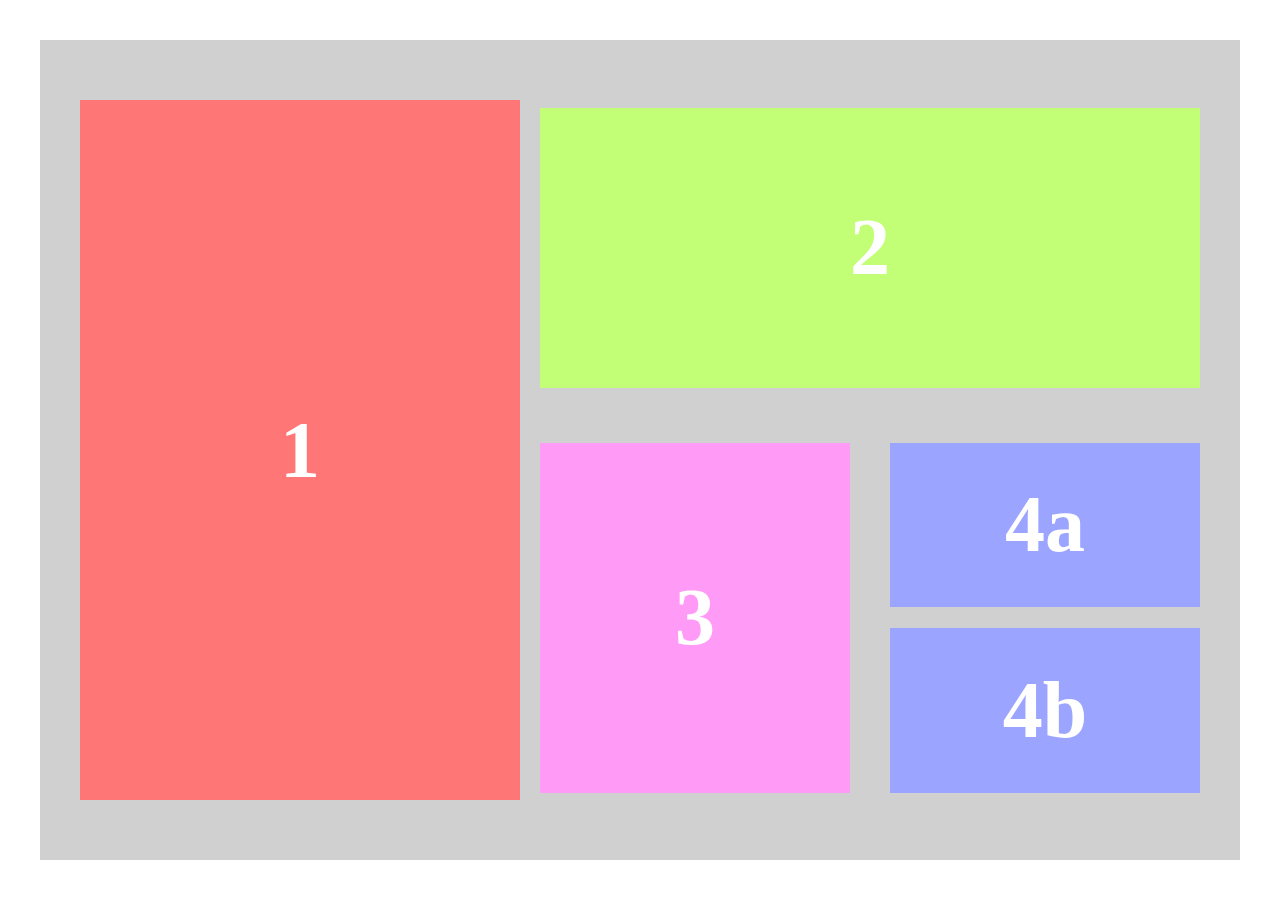
<file: hw_01.09.22/index.html>
<!-- Шаблон https://i.stack.imgur.com/tQCp5.png -->
<!DOCTYPE html>
<html lang="en">
<head>
    <meta charset="UTF-8">
    <meta http-equiv="X-UA-Compatible" content="IE=edge">
    <meta name="viewport" content="width=device-width, initial-scale=1.0">
    <title>Flex/media</title>
    <style>
        :root {
            --page-back-color: rgb(208,208,208);
            --text-color: white;
            --block-r-back-color: rgb(255,118,118);
            --block-l-header-back-color: rgb(194,254,118);
            --block-l-cont-back-color: rgb(255,155,247);
            --block-left-item-back-color:rgb(155,164,255);
        }
        *{
            margin: 0;
            box-sizing: border-box;
        }

        body {
            display: flex;
            justify-content: center;
            align-items: center;
            height: 100vh;
            background: rgb(255,255,255);
            padding: 40px;
        }
        .page {
            display: flex;
            justify-content: space-around;
            background:var(--page-back-color);
            width: 100%;
            height: 100%;
            padding: 60px 40px;
            gap: 20px;
            font-size: 5rem;
            font-weight: 700;
            color: var(--text-color);
            text-align: center;
        }
        .block-right {
            background: var(--block-r-back-color);
            height: 100%;
            width: 40%;
        }
        .block-left {
            display: flex;
            flex-direction: column;
            justify-content: space-around;
            height: 100%;
            width: 60%;
            gap: 40px;
        }
        .block-left__header{
            background: var(--block-l-header-back-color);
            height: 40%;
        } 
        .block-left__wrap{
            display: flex;
            justify-content: space-between;
            height: 50%;
            gap: 40px;
        }
        .block-left__content {
            width:60%;

        }
        .block-left__content--pink{
            background:var(--block-l-cont-back-color);
            height: 100%; 
        }
        .block-left__content--blue{
            display: flex;
            flex-direction: column;
            justify-content: space-between;
        }
        .block-left__item {
            height:50%;
            background:var(--block-left-item-back-color);
            height: 47%;
        }

        .is-centered {
            display: flex;
            justify-content: center;
            align-items:center;
        }

        @media (max-width: 768px) {

            body {
                padding: 0;
            }
            .page{
                flex-direction: column;
                height: 100%;
                padding: 30px 20px;
                font-size: 4rem;
            }
            .block-right {
                width: 100%;
                height: 60%;
            }
            .block-left {
                width: 100%;
                gap: 20px;
            }
            .block-left__wrap { 
                height: 100%;
                gap: 15px;
            }
        }

    </style>

</head>
<body>
    
    <main class="page">
        <section class="block-right is-centered ">
            <p>1</p>
        </section>
        <section class="block-left">
            <header class="block-left__header is-centered ">
                <p>2</p>
            </header>
            <section class="block-left__wrap">
                <div class="block-left__content block-left__content--pink is-centered ">
                    <p>3</p>
                </div>
                <div class="block-left__content block-left__content--blue">
                    <div class="block-left__item is-centered">
                        <p>4a</p>
                    </div>
                    <div class="block-left__item is-centered">
                        <p>4b</p>
                    </div>
                </div>
            </section>

        </section>
    </main>

</body>
</html>
</file>
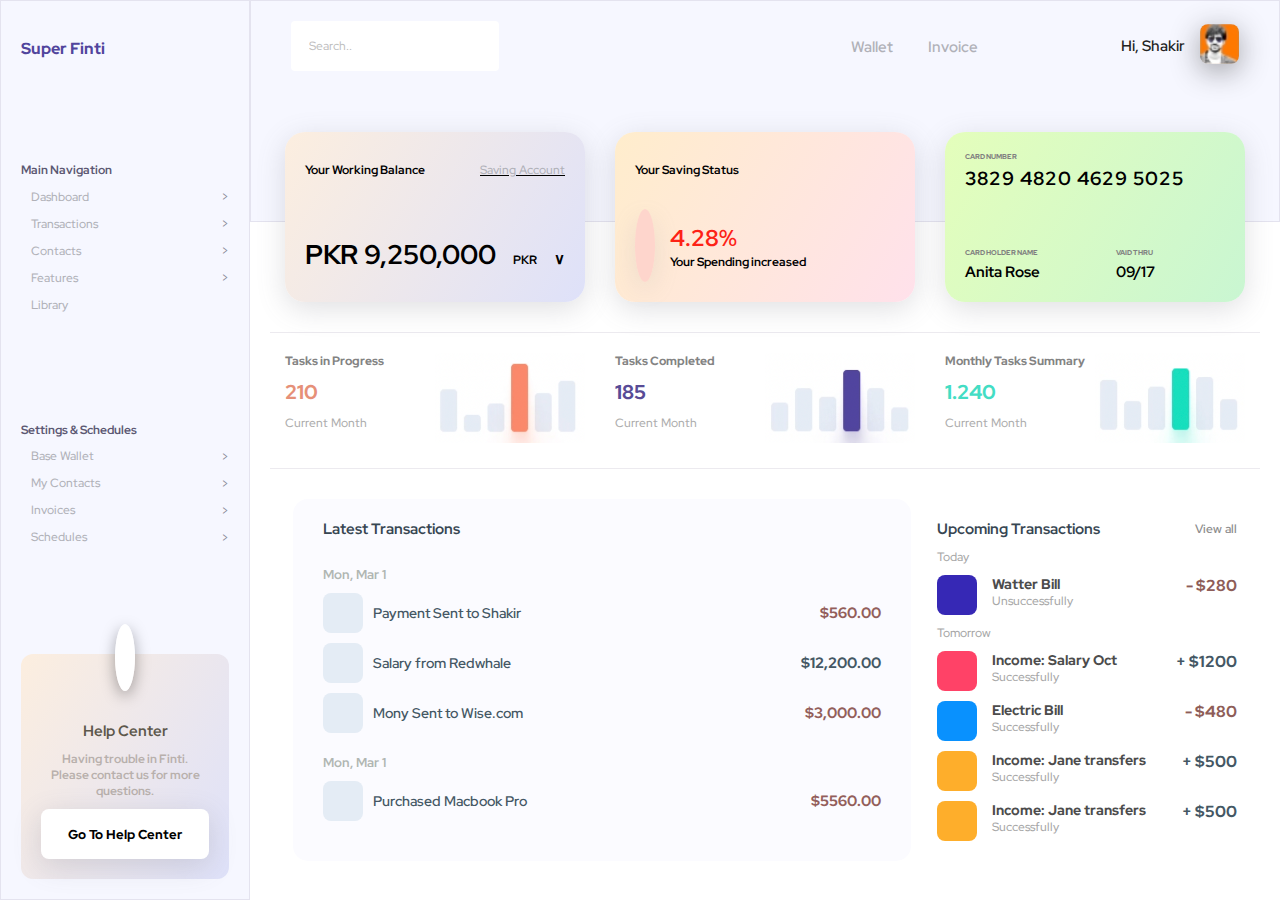
<file: hw_06.09.22/index.html>
<!DOCTYPE html>
<html lang="en">
<head>
    <meta charset="UTF-8">
    <meta http-equiv="X-UA-Compatible" content="IE=edge">
    <meta name="viewport" content="width=device-width, initial-scale=1.0">
    <title>Super Finti</title>
    <link rel="stylesheet" href="style.css">
    <link rel="stylesheet" href="https://maxst.icons8.com/vue-static/landings/line-awesome/line-awesome/1.3.0/css/line-awesome.min.css">


</head>
<body>

    <div class="wrapper">
        <aside class="sidebar">
            <div class="logo">
                <i class="lab la-artstation"></i>
                Super Finti
            </div>
            <nav class="menu">
                <h5 class="menu__title">Main Navigation</h5>
                <ul class="menu__list">
                    <li class="menu__item">
                        <a class="menu__lincs" href="#">
                            <span class="menu__icon mr-10"><i class="las la-th-large"></i></span>
                            <span class="menu__text">Dashboard</span>    
                        </a>
                        <a class="is-gray" href="#">
                            >
                        </a>
                    </li>

                    <li class="menu__item">
                        <a class="menu__lincs" href="#">
                            <span class="menu__icon mr-10"><i class="las la-briefcase"></i></span>
                            <span class="menu__text">Transactions</span>
                        </a>
                        <a class="is-gray" href="#">
                            >
                        </a>
                    </li>
                    <li class="menu__item">
                        <a class="menu__lincs" href="#"> 
                            <span class="menu__icon mr-10"><i class="las la-share-alt-square"></i></span> 
                            <span class="menu__text">Contacts</span>
                        </a>
                        <a class="is-gray" href="#">
                            >
                        </a>
                    </li>
                    <li class="menu__item">
                        <a class="menu__lincs" href="#"> 
                            <span class="menu__icon mr-10"><i class="las la-toggle-on"></i></span>
                            <span class="menu__text">Features</span>
                        </a>
                        <a class="is-gray" href="#">
                            >
                        </a>
                    </li>
                    <li class="menu__item">
                        <a class="menu__lincs" href="#">
                            <span class="menu__icon mr-10"><i class="las la-book"></i></span>
                            <span class="menu__text">Library</span>
                        </a>
                    </li>
                </ul>
            </nav>
            <nav class="menu">
                <h5 class="menu__title">Settings & Schedules</h5>
                <ul class="menu__list">
                    <li class="menu__item">
                        <a class="menu__lincs" href="#">
                            <span class="menu__icon mr-10"><i class="las la-cube"></i></span> 
                            <span class="menu__text">Base Wallet</span>
                        </a>
                        <a class="is-gray" href="#">
                            >
                        </a>
                    </li>
                    <li class="menu__item">
                        <a class="menu__lincs" href="#">
                            <span class="menu__icon mr-10"><i class="las la-folder-open"></i></span>
                            <span class="menu__text">My Contacts</span>
                        </a>
                        <a class="is-gray" href="#">
                            >
                        </a>
                    </li>
                    <li class="menu__item">
                        <a class="menu__lincs" href="#"> 
                            <span class="menu__icon mr-10"><i class="las la-golf-ball"></i></span>
                            <span class="menu__text">Invoices</span> 
                        </a>
                        <a class="is-gray" href="#">
                            >
                        </a>
                    </li>
                    <li class="menu__item">
                        <a class="menu__lincs" href="#"> 
                            <span class="menu__icon mr-10"><i class="las la-project-diagram"></i></span>
                            <span class="menu__text"> Schedules</span>  
                        </a>
                        <a class="is-gray" href="#">
                            >
                        </a>
                    </li>
                </ul>
            </nav>
            <div class="board">
                <span class="board__icon"><i class="las la-question-circle"></i></span>
                <h3 class="board__title">Help Center</h3>
                <p class="board__text">Having trouble in Finti. <br/> Please contact us for more questions.</p>
                <button class="board__button"> Go To Help Center</button>
            </div>
        </aside>
        <!-----------------------------------------------------------------  -->
        <main class="page">

            <header class="header">

                    <div class="search">
                        <span class="search__icon"><i class="las la-search"></i></span>
                        <input class="search__input" type="text" placeholder="Search..">
                    </div>


                    <div class="icons">
                        <button class="icons__item">
                            <i class="las la-file"></i>
                        </button>
                        <button class="icons__item">
                            <i class="las la-inbox"></i>
                        </button>
                        <button class="icons__item">
                            <i class="las la-ellipsis-v"></i>
                        </button>
                    </div>

                    <div class="links">
                        <span class="link"><a href="">Wallet</a></span>
                        <span class="link"><a href="">Invoice</a></span>
                    </div>

                    <div class="user-block">
                        <h4 class="subtitle mr-15 ">Hi, Shakir</h4> 
                        <span class="avatar"><img src="image/Screenshot 2022-09-07 at 23.03.52.png" alt=""></span>
                    </div>

            </header>
                <!-- ---------------------------------------------------------- -->
            <div class="cards">
                <section class="card card--blue">

                        <div class="card__top">
                            <div class="card__title">
                                <h5>Your Working Balance</h5>
                            </div>
                            <div class="card__link">
                                <a href="">Saving Account</a>
                            </div>
                        </div>
                        <div class="card__bottom">
                        <div class="card__count">
                                <h2>PKR 9,250,000</h2>
                        </div> 
                            <div class="card__item">
                                <h5>PKR </h5>
                            </div>
                            <span class="card__item">
                                &or;
                            </span>
                        </div>
                                    
                </section>
                <section class="card card--pink">

                        <div class="card__top">
                            <div class="card__title">
                                <h5>Your Saving Status</h5> 
                            </div>
                            <div class="card__link">
                                <a href="">
                                    <i class="las la-question-circle"></i>
                                </a>
                            </div>
                        </div>
                        <div class="card__bottom card__bottom--1">
                            <div class="card__icon mr-15" > 
                            <i class="las la-cube"></i>
                            </div>
                            <div class="">
                                <div class="card__item card__item--medium">
                                    <h3>4.28% </h3>
                                </div>
                                <div class="card__item">
                                    <h5>Your Spending increased</h5>
                                </div>
                            </div>
                        </div>
                                    
                </section>
                <section class="card card--green">

                        <div class="card__top card__top--mod">
                            <div class="card__system">
                                <i class="lab la-cc-mastercard"></i> 
                            </div>
                            <div class="card__text">
                                <p>card number  </p>
                            </div>
                            <div class="card__number">
                                <h5> 3829 4820 4629 5025</h5>
                            </div>
                        </div>
                        <div class="card__bottom mr-70">
                            <div class="" > 
                                <div class="card__text">
                                    <p>card holder name </p>
                                </div>
                                <div class="card__name">
                                    <h5>Anita Rose</h5>
                                </div>
                            </div>
                            <div class="">
                                <div class="card__text">
                                    <p>vaid thru</p>
                                </div>
                                <div class="card__date">
                                    <h5>09/17</h5>
                                </div>
                            </div>
                        </div>
                                    
                </section>
            </div>
         <!-- ----------------------------------------------------------------- -->
            <section class="statistics">
                <div class="statistics__item">
                    <div class="statistics__inform">
                        <p class="statistics__text statistics__text--bold">Tasks in Progress</p>
                        <p class="statistics__number">210</p>
                        <p class="statistics__text">Current Month</p>
                    </div>
                    <div class="statistics__chart">
                        <img src="./image/chart1.png" alt="chart">
                    </div>
                </div>
                <div class="statistics__item">
                    <div class="statistics__inform">
                        <p class="statistics__text statistics__text--bold">Tasks Completed</p>
                        <p class="statistics__number statistics__number--purple">185</p>
                        <p class="statistics__text">Current Month</p>
                    </div>
                    <div class="statistics__chart">
                        <img src="./image/chart2.png" alt="chart">
                    </div>
                </div>
                <div class="statistics__item">
                    <div class="statistics__inform">
                        <p class="statistics__text statistics__text--bold">Monthly Tasks Summary</p>
                        <p class="statistics__number statistics__number--green">1.240</p>
                        <p class="statistics__text">Current Month</p>
                    </div>
                    <div class="statistics__chart">
                        <img src="./image/chart3.png" alt="chart">
                    </div>
                </div>
            </section>
            <!-- ---------------------------------------------------------------- -->
            <div class="wrapper pt-30">
                <section class="last-transact">
                    <div class="last-transact__header">
                        <h4 class="last-transact__title">Latest Transactions</h4>
                        <p class="last-transact__icons">
                            <span class="last-transact__icons--transform mr-10">
                                <i class="las la-search"></i>
                            </span>
                            <span class="">
                                <i class="las la-sliders-h"></i>
                            </span>
                        </p>
                    </div>
                    <div class="last-transact__subtitle">
                        <h5>Mon, Mar 1</h5>
                    </div>
                    <div class="last-transact__item">
                        <div class="last-transact__descr">
                            <p class="last-transact__icon mr-10">
                                <i class="las la-arrow-circle-right"></i>
                            </p>
                            <p class="last-transact__text">Payment Sent to Shakir</p>
                        </div>
                        <div class="last-transact__mony">
                            <P>$560.00</P>
                        </div>
                    </div>
                    <div class="last-transact__item">
                        <div class="last-transact__descr">
                            <p class="last-transact__icon mr-10">
                                <i class="las la-arrow-circle-left"></i>
                            </p>
                            <p class="last-transact__text">Salary from Redwhale</p>
                        </div>
                        <div class="last-transact__mony last-transact__mony--gray">
                            <P>$12,200.00</P>
                        </div>
                    </div>
                    <div class="last-transact__item">
                        <div class="last-transact__descr">
                            <p class="last-transact__icon mr-10 transform">
                                <i class="las la-location-arrow"></i>
                            </p>
                            <p class="last-transact__text">Mony Sent to Wise.com</p>
                        </div>
                        <div class="last-transact__mony">
                            <P>$3,000.00</P>
                        </div>
                    </div>
                    <div class="last-transact__subtitle">
                        <h5>Mon, Mar 1</h5>
                    </div>
                    <div class="last-transact__item">
                        <div class="last-transact__descr">
                            <p class="last-transact__icon mr-10">
                                <i class="las la-arrow-circle-right"></i>
                            </p>
                            <p class="last-transact__text">Purchased Macbook Pro</p>
                        </div>
                        <div class="last-transact__mony">
                            <P>$5560.00</P>
                        </div>
                    </div>

                </section>
                <!-- ------------------------------------------------------------------- -->
                <section class="coming-transact">
                     <div class="coming-transact__header">
                         <h4 class="coming-transact__title">Upcoming Transactions</h4>
                         <p class="coming-transact__view"> View all</p>
                    </div>

                    <div class="coming-transact__date">
                        <p>Today</p>
                    </div>

                    <div class="coming-transact__item">
                        <div class="coming-transact__descr">
                            <div class="coming-transact__icon mr-15">
                                <i class="las la-tint"></i>
                            </div>
                            <div class="coming-transact__info">
                                <p class="coming-transact__name"> Watter Bill</p>
                                <p class="coming-transact__data"> Unsuccessfully</p>
                            </div>
                        </div>
                        <div class="coming-transact__mony">
                            <p>- $280</p>
                        </div>
                    </div>
                    <div class="coming-transact__date">
                        <p>Tomorrow</p>
                    </div>
                    <div class="coming-transact__item">
                        <div class="coming-transact__descr">
                            <div class="coming-transact__icon coming-transact__icon--pink mr-15">
                                <i class="las la-file-invoice-dollar"></i>
                            </div>
                            <div class="coming-transact__info">
                                <p class="coming-transact__name"> Income: Salary Oct</p>
                                <p class="coming-transact__data"> Successfully</p>
                            </div>
                        </div>
                        <div class="coming-transact__mony coming-transact__mony--gray">
                            <p>+ $1200</p>
                        </div>
                    </div>
                    <div class="coming-transact__item">
                        <div class="coming-transact__descr">
                            <div class="coming-transact__icon coming-transact__icon--blue mr-15">
                                <i class="las la-plug"></i>
                            </div>
                            <div class="coming-transact__info">
                                <p class="coming-transact__name"> Electric Bill</p>
                                <p class="coming-transact__data"> Successfully</p>
                            </div>
                        </div>
                        <div class="coming-transact__mony">
                            <p>- $480</p>
                        </div>
                    </div>
                    <div class="coming-transact__item">
                        <div class="coming-transact__descr">
                            <div class="coming-transact__icon coming-transact__icon--orange mr-15">
                                <i class="las la-file-invoice"></i>
                            </div>
                            <div class="coming-transact__info">
                                <p class="coming-transact__name"> Income: Jane transfers</p>
                                <p class="coming-transact__data"> Successfully</p>
                            </div>
                        </div>
                        <div class="coming-transact__mony coming-transact__mony--gray">
                            <p>+ $500</p>
                        </div>
                    </div>
                    <div class="coming-transact__item">
                        <div class="coming-transact__descr">
                            <div class="coming-transact__icon coming-transact__icon--orange mr-15">
                                <i class="las la-file-invoice"></i>
                            </div>
                            <div class="coming-transact__info">
                                <p class="coming-transact__name"> Income: Jane transfers</p>
                                <p class="coming-transact__data"> Successfully</p>
                            </div>
                        </div>
                        <div class="coming-transact__mony coming-transact__mony--gray">
                            <p>+ $500</p>
                        </div>
                    </div>
                </section>
            </div>
        </main>

       
    
</body>
</html>
</file>
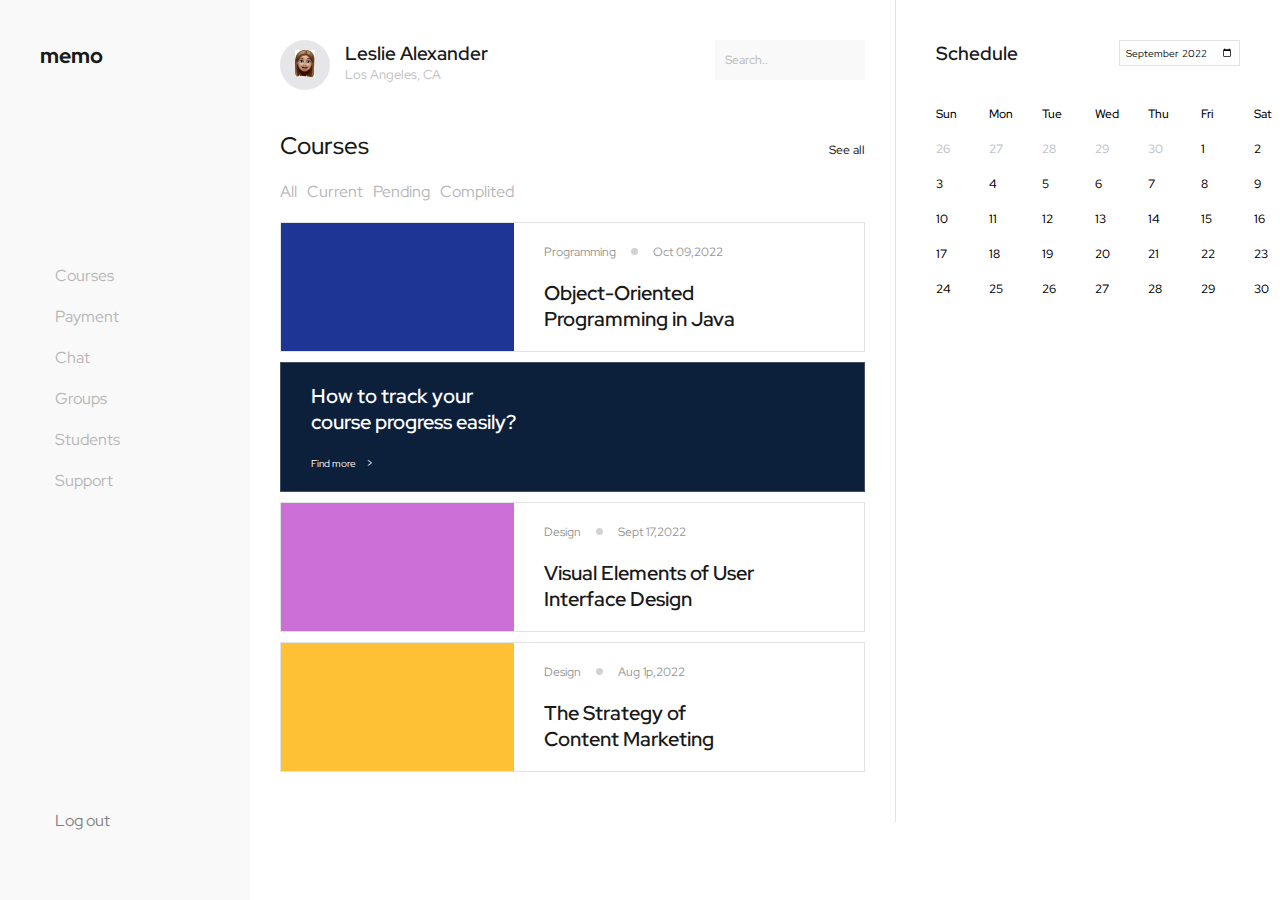
<file: hw_08.09.22/index.html>
<!DOCTYPE html>
<html lang="en">
<head>
    <meta charset="UTF-8">
    <meta http-equiv="X-UA-Compatible" content="IE=edge">
    <meta name="viewport" content="width=device-width, initial-scale=1.0">
    <title>MEMO</title>
    <link rel="stylesheet" href="style.css">
    <link rel="stylesheet" href="https://maxst.icons8.com/vue-static/landings/line-awesome/line-awesome/1.3.0/css/line-awesome.min.css">
</head>

<body>

    <div class="wrapper">
        <aside class="sidebar">
            <div class="logo">
                <span class="logo__icon"><i class="lab la-modx"></i></span>
                <span class="logo__name">memo</span> 
            </div>
            <nav class="menu">
                <ul class="menu__list">
                    <li class="menu__item">
                        <a class="menu__link" href="#">
                            <span class="menu__icon"><i class="las la-images"></i></span>
                            <span class="menu__text">Courses</span>
                        </a>
                    </li>
                    <li class="menu__item">
                        <a class="menu__link" href="#">
                            <span class="menu__icon"><i class="las la-credit-card"></i></span>
                            <span class="menu__text">Payment</span>
                        </a>
                    </li>
                    <li class="menu__item">
                        <a class="menu__link" href="#">
                            <span class="menu__icon"><i class="las la-comment-dots"></i></span>
                            <span class="menu__text">Chat</span>
                        </a>
                    </li>
                    <li class="menu__item">
                        <a class="menu__link" href="#">
                            <span class="menu__icon"><i class="las la-user"></i></span>
                            <span class="menu__text">Groups</span>
                        </a>
                    </li>
                    <li class="menu__item">
                        <a class="menu__link" href="#">
                            <span class="menu__icon"><i class="las la-graduation-cap"></i></span>
                            <span class="menu__text">Students</span>
                        </a>
                    </li>
                    <li class="menu__item">
                        <a class="menu__link" href="#">
                            <span class="menu__icon"><i class="las la-question-circle"></i></span>
                            <span class="menu__text">Support</span>
                        </a>
                    </li>
                </ul>
            </nav>
            <div class="logout">
                <a class="menu__link menu__link--dark" href="#">
                    <span class="menu__icon"><i class="las la-sign-out-alt"></i></span>
                    <span class="menu__text">Log out</span>
                </a>
            </div>
        </aside>

        <main class="page">
            <header class="header">
                <div class="user-block">
                    <span class="user-block__avatar mr-15"><img src="./image/emoji.jpeg" alt=""></span>
                    <div class="user-block__info">
                        <h2 class="user-block__name"> Leslie Alexander</h2>
                        <p class="user-block__plase"> Los Angeles, CA</p> 
                    </div>
                </div>
                <div class="search">
                    <input class="search__input" type="text" placeholder="Search.."></class=>
                    <span class="search__icon"><i class="las la-search"></i></span>
                </div>
            </header>
            <div class="section">
                <h2 class="section__title">Courses</h2>
                <p class="section__review">See all</p>
            </div>
            <nav class="nav">
                <ul class="list">
                    <li class="list__item">
                        <a class="list__link" href="#">All</a>
                    </li>
                    <li class="list__item">
                        <a class="list__link" href="#">Current</a>
                    </li>
                    <li class="list__item">
                        <a class="list__link" href="#">Pending</a>
                    </li>
                    <li class="list__item">
                        <a class="list__link" href="#">Complited</a>
                    </li>
                </ul>
            </nav>
            <section class="content">
                <figure class="content__picture">
                </figure>
                <div class="content__info">
                    <div class="content__subtitle">
                        <p>Programming</p>
                        <span></span>
                        <p>Oct 09,2022</p>
                    </div>
                    <h3 class="content__title">Object-Oriented <br/> Programming in Java</h3>
                </div>
            </section>
            <section class="content content--noFlex">
                <h4 class="content__title content__title--white">How to track your  <br/> course progress easily?</h4>  
                <div class="content__subtitle pt-20">
                    <p class="content__text">Find more</p> 
                    <a class="content__link" href="#">
                        >
                    </a>
                </div>
            </section>
            <section class="content">
                <figure class="content__picture content__picture--pink">
                </figure>
                <div class="content__info">
                    <div class="content__subtitle">
                        <p>Design</p>
                        <span></span>
                        <p>Sept 17,2022</p>
                    </div>
                    <h3 class="content__title">Visual Elements of User<br/> Interface Design</h3>
                </div>
            </section>
            <section class="content">
                <figure class="content__picture content__picture--yellow">
                </figure>
                <div class="content__info">
                    <div class="content__subtitle">
                        <p>Design</p>
                        <span></span>
                        <p>Aug 1p,2022</p>
                    </div>
                    <h3 class="content__title">The Strategy of<br/>Content Marketing</h3>
                </div>
            </section>

        </main>
        <aside class="schedule">
            <header class="schedule__header">
                <h2 class="schedule__title">Schedule</h2>
                <input class="schedule__input" type="month" value="2022-09">
            </header>
            <section class="calendar">
                <div class="day-of-week">Sun</div>
                <div class="day-of-week">Mon</div>
                <div class="day-of-week">Tue</div>
                <div class="day-of-week"> Wed</div>
                <div class="day-of-week">Thu</div>
                <div class="day-of-week">Fri </div>
                <div class="day-of-week">Sat</div>
                <div class="day-of-week is-gray">26</div>
                <div class="day-of-week is-gray">27</div>
                <div class="day-of-week is-gray">28</div>
                <div class="day-of-week is-gray">29</div>
                <div class="day-of-week is-gray">30</div>
                <div class="day-of-week">1</div>
                <div class="day-of-week">2</div>
                <div class="day-of-week">3</div>
                <div class="day-of-week">4</div>
                <div class="day-of-week">5</div>
                <div class="day-of-week">6</div>
                <div class="day-of-week">7</div>
                <div class="day-of-week">8</div>
                <div class="day-of-week">9</div>
                <div class="day-of-week">10</div>
                <div class="day-of-week">11</div>
                <div class="day-of-week">12</div>
                <div class="day-of-week">13</div>
                <div class="day-of-week">14</div>
                <div class="day-of-week">15</div>
                <div class="day-of-week">16</div>
                <div class="day-of-week">17</div>
                <div class="day-of-week">18</div>
                <div class="day-of-week">19</div>
                <div class="day-of-week">20</div>
                <div class="day-of-week">21</div>
                <div class="day-of-week">22</div>
                <div class="day-of-week">23</div>
                <div class="day-of-week">24</div>
                <div class="day-of-week">25</div>
                <div class="day-of-week">26</div>
                <div class="day-of-week">27</div>
                <div class="day-of-week">28</div>
                <div class="day-of-week">29</div>
                <div class="day-of-week">30</div>
            </section>
        </aside>
    </div>
    
</body>
</html>
</file>
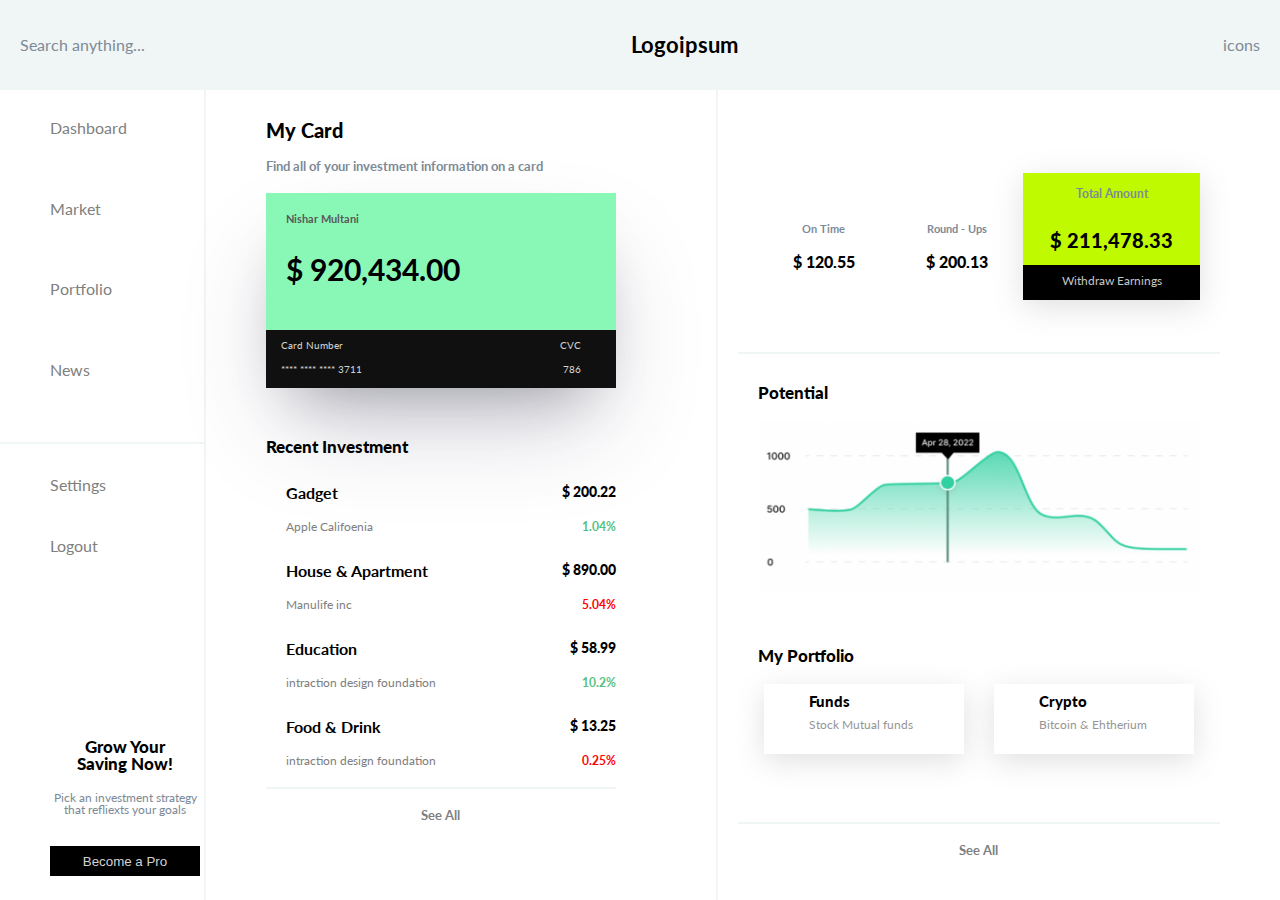
<file: hw_25.08.22/index.html>
<!-- Шаблон https://ab88.pro/media/telran/template2.png -->

<!DOCTYPE html>
<html lang="en">

<head>
    <meta charset="UTF-8">
    <meta http-equiv="X-UA-Compatible" content="IE=edge">
    <meta name="viewport" content="width=device-width, initial-scale=1.0">
    <title>Logoipsum</title>
    <link rel="stylesheet" href="reset.css">
    <link rel="stylesheet" href="style.css">
    <link rel="stylesheet"
        href="https://maxst.icons8.com/vue-static/landings/line-awesome/line-awesome/1.3.0/css/line-awesome.min.css">

</head>

<body>
    <header class="header">
        <div class="menu">
            <div class="menu__input is-gray"> <span>Search anything...</span></div>
            <div class="menu__logo">
                <h1>Logoipsum</h1>
            </div>
            <div class="menu__icon is-gray"> <span>icons</span></div>
        </div>
    </header>

    <main class="wrapper">
        <div class="wrapper__column1">
            <div class="wrapper__item1">
                <p><a href="#">Dashboard</a></p>
                <p><a href="#">Market</a></p>
                <p><a href="#">Portfolio</a></p>
                <p><a href="#">News</a></p>
            </div>
            <div class="wrapper__item2">
                <p><a href="#">Settings</a></p>
                <p><a href="#">Logout</a></p>
            </div>
            <div class="wrapper__item3">
                <div>
                    <h2>Grow Your <br /> Saving Now!</h2>
                </div>
                <div>
                    <p>Pick an investment strategy <br /> that refliexts your goals</p>
                </div>
                <div>
                    <button>Become a Pro</button>
                </div>
            </div>
        </div>

        <div class="wrapper__column2">

            <h1 class="wrapper__title">My Card</h1>
            <h2 class="wrapper__description">Find all of your investment information on a card</h2>
            <div class="wrapper__card">
                <div class="wrapper__card-name">
                    <h2>Nishar Multani </h2>
                    <p>$ 920,434.00</p>
                </div>
                <div class="wrapper__card-info">
                    <div>
                        <p>Card Number</p>
                    </div>
                    <div class="text-align">
                        <p>CVC</p>
                    </div>
                    <div>
                        <p>**** **** **** 3711</p>
                    </div>
                    <div class="text-align">
                        <p>786</p>
                    </div>
                </div>
            </div>

            <h2 class="wrapper__subtitle">Recent Investment</h2>

            <div class="wrapper__list">
                <div class="wrapper__list-i">
                    <div class="wrapper__list-i1">
                        <p>Gadget</p>
                    </div>
                    <div class="wrapper__list-i2">
                        <p>$ 200.22</p>
                    </div>
                    <div class="wrapper__list-i3 is-gray">
                        <p>Apple Califoenia</p>
                    </div>
                    <div class="wrapper__list-i4">
                        <p>1.04%</p>
                    </div>
                </div>
                <div class="wrapper__list-i">
                    <div class="wrapper__list-i1">
                        <p>House & Apartment</p>
                    </div>
                    <div class="wrapper__list-i2">
                        <p>$ 890.00</p>
                    </div>
                    <div class="wrapper__list-i3 is-gray">
                        <p>Manulife inc</p>
                    </div>
                    <div class="wrapper__list-i4 is-red">
                        <p>5.04%</p>
                    </div>
                </div>
                <div class="wrapper__list-i">
                    <div class="wrapper__list-i1">
                        <p>Education</p>
                    </div>
                    <div class="wrapper__list-i2">
                        <p>$ 58.99</p>
                    </div>
                    <div class="wrapper__list-i3 is-gray">
                        <p>intraction design foundation</p>
                    </div>
                    <div class="wrapper__list-i4">
                        <p>10.2%</p>
                    </div>
                </div>
                <div class="wrapper__list-i">
                    <div class="wrapper__list-i1">
                        <p>Food & Drink</p>
                    </div>
                    <div class="wrapper__list-i2">
                        <p>$ 13.25</p>
                    </div>
                    <div class="wrapper__list-i3 is-gray">
                        <p>intraction design foundation</p>
                    </div>
                    <div class="wrapper__list-i4 is-red">
                        <p>0.25%</p>
                    </div>
                </div>
            </div>
            <div class="wrapper__footer">
                <h2>See All</h2>
            </div>

        </div>

        <div class="wrapper__column3">
            <div class="wrapper__top">
                <div class="wrapper__top1">
                    <p><i class="las la-wallet"></i></p>
                    <p>On Time</p>
                    <h2> $ 120.55</h2>
                </div>
                <div class="wrapper__top2">
                    <p><i class="lar la-check-circle "></i></p>
                    <p>Round - Ups</p>
                    <h2> $ 200.13</h2>
                </div>
                <div class="wrapper__top3">
                    <div class="wrapper__card-Total">
                        <p>Total Amount </p>
                        <h2>$ 211,478.33</h2>
                    </div>
                    <div class="wrapper__card-Whit">
                        <p>Withdraw Earnings</p>
                    </div>
                </div>
            </div>
            <div class="wrapper__center">
                <div>
                    <p>Potential</p>
                </div>
                <div>
                    <img src="./img/graf.png" alt="график">
                </div>
            </div>
            <div class="wrapper__bottom">
                <div class="wrapper__bottom1">
                    <p>My Portfolio</p>
                </div>
                <div class="wrapper__bottom2">
                    <div class="">
                        <h2>Funds</h2>
                        <p>Stock Mutual funds</p>
                    </div>
                    <div class="">
                        <h2>Crypto</h2>
                        <p>Bitcoin & Ehtherium</p>
                    </div>
                </div>
            </div>
            <div class="wrapper__footer">
                <h2>See All</h2>
            </div>
        </div>

    </main>

</body>

</html>
</file>
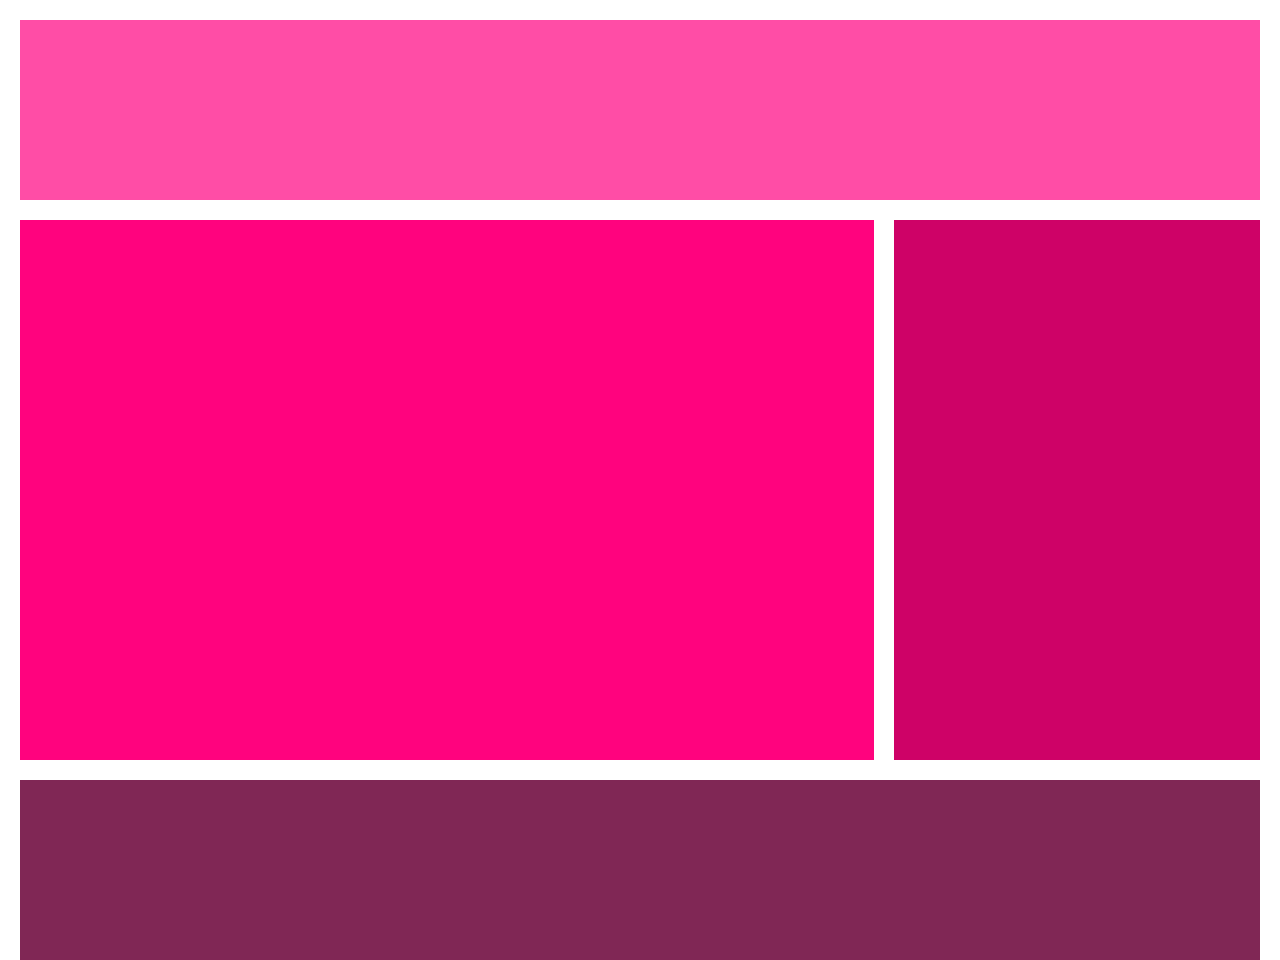
<file: hw_18.08.22/index1.html>
<!-- Шаблон1 https://cloud.netlifyusercontent.com/assets/344dbf88-fdf9-42bb-adb4-46f01eedd629/6ef3d417-c5db-43dd-a988-b2713ce17ee6/01-susy-grid-opt.jpg -->

<!DOCTYPE html>
<html lang="en">
  <head>
    <meta charset="UTF-8" />
    <meta http-equiv="X-UA-Compatible" content="IE=edge" />
    <meta name="viewport" content="width=device-width, initial-scale=1.0" />
    <title>Document</title>
    <style>
      * {
        margin: 0;
      }
      main {
        height: 100vh;
      }
      .header {
        background: rgb(255, 77, 166);
        height: 20vh;
        margin: 20px;
      }
      .section {
        display: flex;
        justify-content: end;
        height: 60vh;
        margin: 0 20px;
      }
      .is-item2 {
        width: 30vw;
        margin-left: 20px;
        background: rgb(206, 2, 103);
      }
      .is-item1 {
        width: 70vw;
        background: rgb(255, 3, 126);
      }

      .description {
        background: rgb(128, 39, 85);
        height: 20vh;
        margin: 20px;
      }
    </style>
  </head>

  <body>
    <main>
      <div class="header">
        <h2></h2>
      </div>
      <section class="section">
        <div class="is-item1">
          <h3></h3>
        </div>
        <div class="is-item2">
          <h3></h3>
        </div>
      </section>
      <div class="description">
        <h2></h2>
      </div>
    </main>
  </body>
</html>
</file>
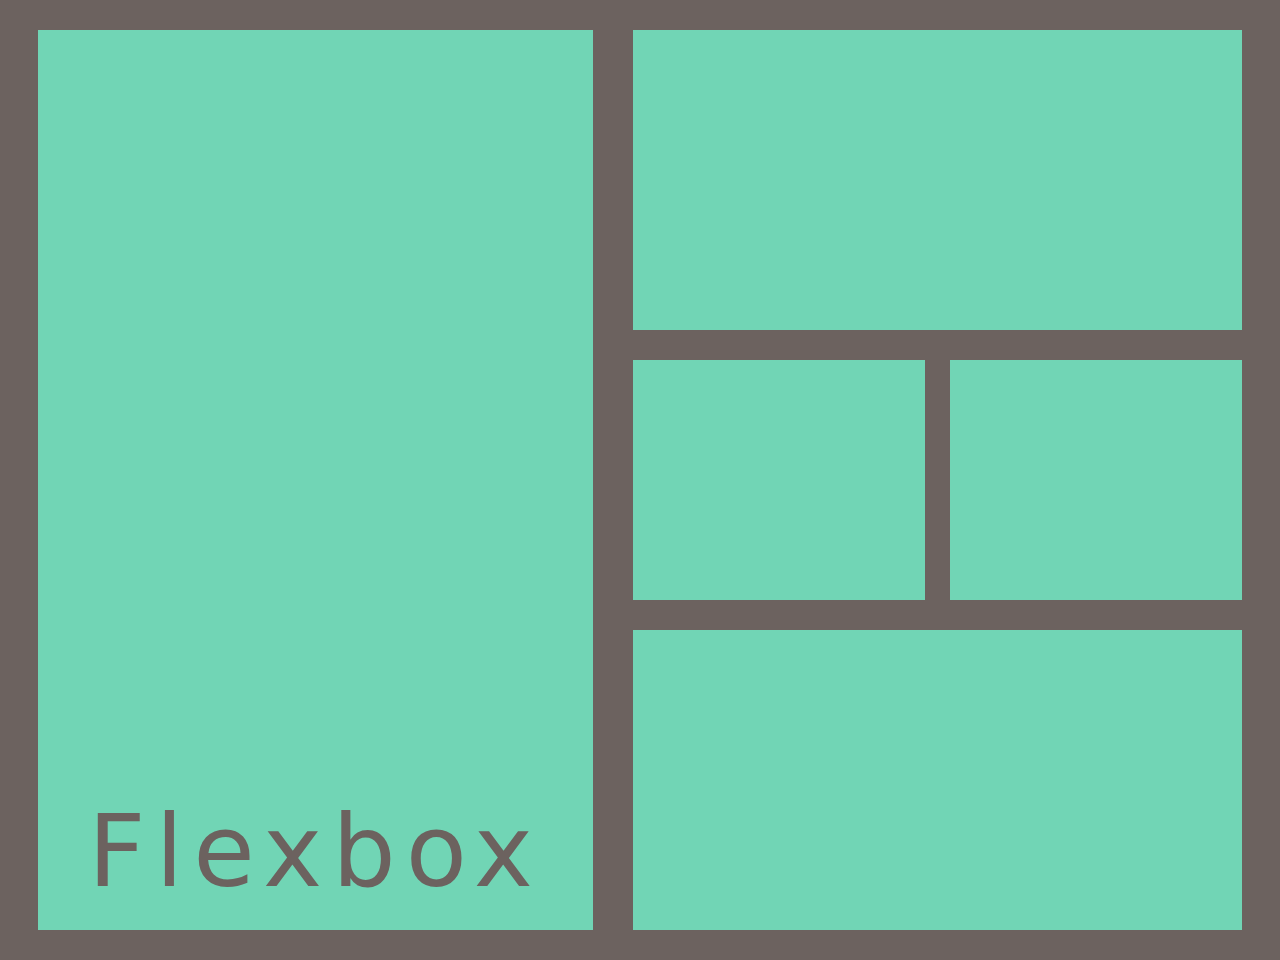
<file: hw_18.08.22/index2.html>
<!-- Шаблон2 https://miro.medium.com/max/700/1*gaN7h99jHpTAP1ba3AWKng.png -->

<!DOCTYPE html>
<html lang="en">

<head>
  <meta charset="UTF-8" />
  <meta http-equiv="X-UA-Compatible" content="IE=edge" />
  <meta name="viewport" content="width=device-width, initial-scale=1.0" />
  <title>Document</title>
  <style>
    html {
      background: rgb(108, 98, 95);
    }

    .section {
      display: flex;
      justify-content: space-between;
      margin: 30px;
      height: 100vh;
    }

    .section-part1 {
      display: flex;
      align-items: flex-start;
      flex-direction: column-reverse;
      background: rgb(113, 213, 181);
      width: 45vw;
      margin-right: 15px;
    }

    .section-part1 p {
      color: rgb(108, 98, 95);
      font-size: 100px;
      font-family: system-ui;
      font-weight: 300;
      letter-spacing: 10px;
      margin: 20px 50px;
    }

    .wrapper {
      display: flex;
      margin: 0 0 0 25px;
      width: 55vw;
      flex-direction: column;
    }

    .wrapper div {
      height: calc(100%/3);
      margin: 0;
    }

    .is-item1 {
      background: rgb(113, 213, 181)
    }

    .is-item2 {
      display: flex;
      justify-content: space-between;
    }

    .is-item2 p {
      background: rgb(113, 213, 181);
      width: 48%;
      margin: 30px 0;
    }

    .is-item3 {
      background: rgb(113, 213, 181);
    }
  </style>
</head>

<body>
  <main>
    <section class="section">
      <div class="section-part1">
        <div>
          <p>Flexbox</p>
        </div>
      </div>
      <div class="wrapper">
        <div class="is-item1">
        </div>
        <div class="is-item2">
          <p>
          </p>
          <p>
          </p>
        </div>
        <div class="is-item3">
        </div>
      </div>
    </section>
  </main>
</body>

</html>
</file>
<file: hw_06.09.22/style.css>
@import url('https://fonts.googleapis.com/css2?family=Red+Hat+Display:wght@300;400;500;600;700;800;900&display=swap');
* {
    box-sizing: border-box;
    font-family: 'Red Hat Display', sans-serif;
    list-style: none;
    margin: 0;
    padding: 0;
}
a {
    text-decoration: none;
    color:rgb(176,177,184);
}
.wrapper {
    display: flex;
    justify-content: space-around;
}
.mr-10 {
    margin-right: 10px;
}
.mr-15 {
    margin-right: 15px;
}
.mrb-10 {
    margin-bottom: 10px;
}
.pt-30{
    padding-top: 30px;
}
:root {
    --main-bg: rgb(246,247,255);
    --content-bg: rgb(251,251,255);
    --border: 1px solid rgba(104, 85, 128, 0.126);
}
/* ---------------------sidebar------------------------------- */
.sidebar {
    position: fixed;
    left: 0;
    top: 0;
    height: 100vh;
    width: 250px;
    background:var(--main-bg);
    padding: 20px;
    border: var(--border);
    display: flex;
    flex-direction: column;
    justify-content: space-between;
}

.logo {
    font-size: 1rem;
    font-weight: 800;
    color: rgb(81,69,157);
}
.logo i {
    font-size: 32px;
}
.menu__title{
    padding-bottom: 10px;
    color:rgb(91,88,114);
    font-size: 12px;
}
.menu__item {
    display:flex;
    justify-content: space-between;
    align-items:center;
    padding-bottom: 10px;
    font-size: 13px;
}
.menu__lincs {
    display: flex;
    align-items:center;
}
.menu__icon i {
    display: inline-block;
    font-size: 24px;
    color: rgb(81,69,157);
}
.menu__text {
    font-weight: 500;
    font-size: 12px;
}
.is-gray {
    color:rgb(136,137,151);
}
.board {
    max-height: 250px;
    border:none;
    border-radius: 12px;
    background: linear-gradient(121deg, rgb(252,238,223) 0%, rgb(222,225,249) 100%);
    display: flex;
    flex-direction: column;
    justify-content: center;
    align-items:center;
    color:rgb(93,88,76);
    padding: 20px;
}
.board__title {
    margin: 40px 0 10px 0;
    font-size: 15px;
}
.board__text {
    color:rgb(184,176,172);
    text-align: center;
    font-size: 12px;
    font-weight: 700;
    margin-bottom: 10px;
}
.board__button {
    height: 50px;
    width: 100%;
    border: none;
    border-radius: 8px;
    background:white;
    font-weight: 800;
    box-shadow: rgba(100, 100, 111, 0.2) 0px 7px 29px 0px;
}
.board__icon {
    margin-top: -40px;
}
.board__icon i {
    aspect-ratio: 1;
    font-size: 35px;
    background:white;
    color: orange;
    border-radius: 50%;
    padding: 10px;
    box-shadow: rgba(0, 0, 0, 0.35) 0px 5px 15px;
}
/* ---------------page------------------------------------------- */

.page {
    width: 100%;
    margin-left: 250px;
}
.header {
    width: 100%;
    display: flex;
    justify-content: space-between;
    align-items:center;
    padding: 20px 40px;
    background: var(--main-bg);
    border: var(--border);
    padding-bottom: 150px;
}
.search {
    background:white;
    display: flex;
    align-items:center;
    padding-left: 0.5rem;
    border-radius: 4px;
}
.search__input {
    height: 50px;
    width: 200px;
    background:none;
    border:none;
    font-size: 12px;
    outline: none;
    padding: 10px;
}
.search__input::placeholder {
    color:rgba(128, 128, 128, 0.502);
    font-weight: 500;
}
.search__icon i {
    font-size: 25px;
    color:rgba(128, 128, 128, 0.502);
    transform: rotateY(180deg);
}
.icons__item {
    border:none;
    background:none;
    cursor: pointer;
}

.icons__item i {
    color:rgb(0,0,2);
    font-size: 25px;
    padding: 10px;
}
.icons__item i:hover {
    color: rgb(81,69,157);
}
.links *:not(:last-child) {
    margin-right: 2rem;
}
.link {
    font-weight: 600;
    font-size:15px;
}
.user-block {
    display:flex;
    align-items:center;
    justify-content: space-between;
}
.subtitle{
    font-size:15px;
    font-weight: 600;
    color: rgb(35, 35, 35);
}

.avatar img {
    height:40px;
    box-shadow: rgba(37, 37, 37, 0.412) 0px 7px 29px 0px;
    border-radius:8px;
}
/* --------------------cards------------------------ */

.cards {
    display: flex;
    justify-content: space-around;
    margin: 20px;
    padding-bottom: 30px;
    border-bottom: var(--border);
}
.card {
    display: flex;
    flex-direction: column;
    justify-content: space-between;
    min-width: 300px;
    height: 170px;
    border-radius:20px;
    padding: 30px 20px;
    margin-top:-110px;
    box-shadow: rgba(100, 100, 111, 0.2) 0px 7px 29px 0px;
}
.card--blue {
    background: linear-gradient(121deg, rgb(252,238,223) 0%, rgb(222,225,249) 100%);
}
.card--pink {
    background: linear-gradient(121deg, rgb(255,237,204) 0%,rgb(255,225,235) 100%);
}
.card--green {
    background: linear-gradient(121deg, rgb(228,254,187) 0%, rgb(201,246,210) 100%);
    padding: 20px;
}
.card__top {
    display:flex;
    justify-content: space-between;
    align-items: center;
    font-size: 14px;
    font-weight: 500;
}
.card__link {
    font-size: 12px;
    text-decoration: underline;
}
.card__bottom {
    display:flex;
    justify-content: space-between;
    align-items: baseline;
    font-size: 18px;
}
.card__item {
    font-size: 15px;
    font-weight: 700;
}
.card__link i {
    font-size: 20px;
    color: gray;
}
.card__bottom--1 {
    display: flex;
    align-items:center;
    justify-content: flex-start;
}
.card__icon i {
    font-size: 40px;
    aspect-ratio:1;
    border-radius:50%;
    background: rgb(254,213,204);
    color:rgb(253,34,22);
    padding: 10px;
    box-shadow: rgba(149, 157, 165, 0.2) 0px 8px 24px;
}
.card__item--medium {
    font-size: 20px;
    font-weight: 800;
    color:rgb(253,34,22);
}
.card__top--mod {
    display: flex;
    flex-direction: column;
    align-items:flex-start;
    justify-content: space-between;
}
.card__system {
    font-size: 25px;
}
.card__text {
    font-size: 7px;
    font-weight: 800;
    text-transform: uppercase;
    color: gray;
    padding-bottom: 5px;
}
.card__number {
    font-size: 23px;
    font-weight: 600;
    letter-spacing: 1.2px;
}
.mr-70{
    margin-right: 70px;
}
/* ---------------------------------- */

.statistics {
    min-height: 100px;
    display: flex;
    justify-content: space-around;
    margin: 20px 20px 0 20px;
    padding-bottom: 20px;
    border-bottom: var(--border);
}
.statistics__item {
    width:300px;
    display: flex;
    justify-content: space-between;

}
.statistics__text {
    font-size: 12px;
    font-weight: 500;
    color:rgb(173,173,173);
    padding-bottom: 10px;
}
.statistics__text--bold {
    font-weight: 800;
    color:rgb(131,131,131);
} 
.statistics__number {
    font-size: 20px;
    font-weight: 800;
    color:rgb(230,144,120);
    padding-bottom: 10px;
}
.statistics__chart img {
    width: 150px;
    height: 90px;
}
.statistics__number--purple {
    color: rgb(88,75,150);
}
.statistics__number--green {
    color: rgb(67,221,196);
}
/* -------------------------------------------- */
.pt-30 {
    padding-top: 30px;
}
.last-transact {
    width: 60%;
    background: var(--content-bg);
    border-radius:15px;
    padding: 20px 30px;
    margin-left: 30px;
}

.last-transact__header {
    display: flex;
    justify-content: space-between;
    padding-bottom: 10px;
}
.last-transact__title {
    color: rgb(55,70,82);
    font-size: 15px;
}
.last-transact__icons {
    font-size: 20px;
    color: rgba(128, 128, 128, 0.502);
}
.last-transact__icons--transform {
    transform: rotateY(180deg);
}
.last-transact__subtitle{
    color: rgb(176,182,178);
    padding: 10px 0;
}
.last-transact__item {
    display: flex;
    justify-content: space-between;
    align-items:center;
    padding-bottom: 10px;
}
.last-transact__descr {
    display: flex;
    align-items:center;
    width: 50%;
}
.last-transact__icon {
    font-size: 20px;
    width: 40px;
    aspect-ratio:1;
    padding: 5px 0 0 10px;
    border-radius:8px;
    background: rgb(228,236,245);
}

.last-transact__text {
    color: rgb(68,87,100);
    font-size: 14px;
    font-weight: 600;
}
.last-transact__mony {
    color: rgb(147,94,91);
    font-weight: 800;
    font-size: 15px;
}
.last-transact__mony--gray {
    color: rgb(68,87,100);
}
.transform {
    transform:  rotate(90deg);
}
/* ----------------------------------------------- */

.coming-transact {
    width: 32%;
    padding: 20px 30px 10px 0;
}
.coming-transact__header {
    display: flex;
    justify-content: space-between;
    align-items:center;
    padding-bottom: 10px;
}
.coming-transact__title {
    color: rgb(55,70,82);
    font-size: 15px;
}
.coming-transact__view {
    font-size: 12px;
    color: rgb(141,141,141);
    font-weight: 600;
}
.coming-transact__date {
    color: rgb(167,167,167);
    font-size: 12px;
    font-weight: 500;
    padding-bottom: 10px;
}
.coming-transact__item {
    display: flex;
    justify-content: space-between;
    align-items:flex-start;
    padding-bottom: 10px;
}
.coming-transact__descr {
    display: flex;
    justify-content: space-between;
}
.coming-transact__icon {
    font-size: 20px;
    color: white;
    width: 40px;
    aspect-ratio:1;
    padding: 5px 0 0 10px;
    border-radius:8px;
    background: rgb(54,40,181)
}
.coming-transact__name {
    color: rgb(76,76,76);
    font-size: 14px;
    font-weight: 800;
}
.coming-transact__data {
    color: rgb(167,167,167);
    font-size: 12px;
    font-weight: 500;
}
.coming-transact__mony{
    color: rgb(142,93,88);
    font-weight: 800;
}
.coming-transact__mony--gray {
    color: rgb(68,87,100);
}
.coming-transact__icon--pink {
    background: rgb(255,66,103);
}
.coming-transact__icon--blue {
    background: rgb(9,145,254);
}
.coming-transact__icon--orange {
    background: rgb(254,174,43);
}
</file>
<file: hw_08.09.22/style.css>
@import url('https://fonts.googleapis.com/css2?family=Red+Hat+Display:wght@300;400;500;600;700;800;900&display=swap');
* {
    box-sizing: border-box;
    font-family: 'Red Hat Display', sans-serif;
    list-style: none;
    margin: 0;
    padding: 0;
    text-decoration: none;
    border: none;
}
.mr-15 {
    margin-right: 15px;
}
.wrapper {
    display: flex;
}
:root {
    --sidebar-bg:rgb(249,249,249);
}
.sidebar {
    position: fixed;
    left: 0;
    top: 0;
    height: 100vh;
    width: 250px;
    background:var(--sidebar-bg);
    padding: 20px 40px;
    display: flex;
    flex-direction: column;
    justify-content: space-between;
}
.logo {
    font-size: 1.3rem;
    font-weight: 800;
    color: rgb(25,25,25);
    height: 70px;
    display: flex;
    align-items:center;
}
.logo__icon{
    font-size: 2rem;
    color:rgb(105,110,245);
}
.menu__list{
height: 500px;
padding-top: 70px;
}
.menu__link {
    display: flex;
    align-items:center;
    color:rgb(182,182,182);
    font-size: 1rem;
    padding: 10px 0;
}
.menu__link:hover{
    color:rgb(7,7,7);
}
.menu__icon {
    font-size: 1.5rem;
    padding-right: 15px;
}
.logout {
    height: 100px;
    padding-top: 20px;
}
.menu__link--dark {
    color:rgb(130,130,130);
}
/* ----------------------------------------------- */
.page {
    width: 60%;
    height: 100%;
    margin-left: 250px;
    border-right: 1px solid rgba(171, 170, 170, 0.333);
    padding: 40px 30px;
}
.header {
    display: flex;
    justify-content: space-between;
    align-items:flex-start;
}
.user-block {
    display: flex;
    justify-content: space-between;
}
.user-block__avatar{
    width: 50px;
    aspect-ratio: 1;
    text-align: center;
    background:rgb(230,230,232);
    border-radius: 50%;
}
.user-block__avatar img {
    width: 20px;
    padding-top: 10px;
}
.user-block__name {
    color: rgb(25,25,25);
    font-size: 1.2rem;
    font-weight: 600;
}
.user-block__plase {
    color: rgb(193,193,193);
    font-size: .8rem;
}
.search {
    background:white;
    display: flex;
    align-items:center;
    background:rgb(249,249,249);
}
.search__input {
    background:rgb(249,249,249);
    width: 150px;
    height: 40px;
    font-size: 12px;
    outline: none;
    padding-left: 10px;
}
.search__input::placeholder {
    color:rgba(128, 128, 128, 0.502);
    font-weight: 500;
}
.search__icon i {
    text-align: center;
    width: 40px;
    aspect-ratio:1;
    font-size: 25px;
    color:rgba(128, 128, 128, 0.502);
    transform: rotateY(180deg);
    padding-top: 10px;
}
.search__icon:hover i {
    background:rgb(31,31,31);
    color: rgb(190,190,190);
}
.section {
    display: flex;
    justify-content: space-between;
    align-items:baseline;
    padding-top: 40px;
}
.section__title {
    font-weight: 500;
    color: rgb(25,25,25);
}
.section__review{
    font-size: 12px;
    font-weight: 500;
    color:rgb(46,46,46);
}
.list {
    display: flex;
    padding: 20px 0;
}
.list__link {
    color:rgb(182,182,182);
    font-size: 1rem;
    padding-right: 10px;
}
.list__link:hover{
    color:rgb(7,7,7);
}
.content {
    height: 130px;
    display: flex;
    justify-content: space-between;
    border: 1px solid rgba(171, 170, 170, 0.333);
    margin-bottom: 10px;
}
.content__picture {
    background:rgb(31,53,150);
    width: 40%;
}
.content__picture--pink {
    background:rgb(204,112,215);
}
.content__picture--yellow {
    background:rgb(254,192,53);
}
.content__info {
    width: 60%;
    padding: 10px 30px;
}
.content__subtitle {
    display: flex;
    align-items:center;
    font-size: 12px;
    color:rgb(148,148,148);
}
.content__subtitle span {
   width: 7px;
   aspect-ratio:1;
   background:rgba(148, 148, 148, 0.422);
   border-radius:50%;
   margin: 15px;
}
.content__title {
    font-size: 20px;
    font-weight: 600;
    color: rgb(25,25,25);
    padding-top: 10px;
}
.content--noFlex {
    display: block;
    background:rgb(12,32,59);
    color:white; 
    padding: 10px 30px;
}
.content__title--white {
    font-size: 20px;
    font-weight: 600;
    color:white;
}
.pt-20 {
    padding-top: 20px;
}
.content__text {
    color:white;
    font-size: 10px;
    padding-right: 10px;
}
.content__link {
    color:white;
}


/* ------------------------------------------------ */
.schedule {
    width: 30%;
    padding: 40px;
}
.schedule__header {
    display: flex;
    justify-content: space-between;
}

.schedule__title {
    color: rgb(25,25,25);
    font-size: 1.2rem;
    font-weight: 600;
}
.schedule__input{
    font-size: 10px;
    border:1px solid rgba(171, 170, 170, 0.333);
    padding: 0 5px;
}
.calendar {
    width: 371px;
    display: flex;
    flex-wrap: wrap;
    padding-top: 40px;
}
.day-of-week {
    width: 53px;
    height: 35px;
    font-size: 12px;
    /* text-align: center; */
    font-weight: 500;
}
.is-gray {
    color: rgb(190,191,202);
}
</file>
<file: hw_25.08.22/style.css>
@import url('https://fonts.googleapis.com/css2?family=Lato:wght@100;300;400;700;900&display=swap');

body {
    font-family: 'Lato', sans-serif;
    height: 100vh;
    width: 100vw;
}
a {
    text-decoration: none;
    color:gray;
}
a:hover{
    color:black;
}
div {
    box-sizing: border-box;
}
.is-gray {
    color:rgb(125,138,151);
}
.header {
    height: 10%;
    background-color: rgb(240,245,245);
}
.menu {
    display: flex;
    justify-content: space-between;
    align-items: center;
    height: 100%;
    gap: 30px;
}
.menu>div {
    padding: 20px;
}
.menu__logo {
    font-weight: 900;
    font-size: 22px;
}
/* _____________wrapper__________________ */
/* ----------------1---------------------- */
.wrapper {
    width: 100vw;
    height: 90%;
    display: flex;
}
.wrapper__column1 {
    display: flex;
    flex-direction: column;
    justify-content: space-between;
    align-items:flex-start;
    width: 288px;
    border-right: 2px solid rgb(240,245,245);
}
.wrapper__item1 {
    margin-top: 30px;
    padding-left: 50px;
    height: 40%;
    width: 100%;
    border-bottom: 2px solid rgb(240,245,245);
}
.wrapper__item1>p {
    height: calc(100% / 4);
}

.wrapper__item2 {
    margin-top: 15px;
    padding-left: 50px;
    height: 30%;
}
.wrapper__item2>p {
    height: calc(100% / 4);
}
.wrapper__item3 {
    padding-left: 50px;
    height: 20%;
}
.wrapper__item3>div {
    height: calc(100% / 3);
    text-align: center;
    padding: 0;
}
.wrapper__item3 h2{
    font-weight: 900;
    font-size: 17px;
} 
.wrapper__item3 p {
    font-size: 12px;
    color: rgb(125,138,151);;
}     
.wrapper__item3 button {
    width: 150px;
    height: 30px;
    background: black;
    color:rgb(210 210 210);
    border: none;
}
/* --------------2----------------- */
.wrapper__column2 {
    width: 432px;
    height: 100%;
    padding: 30px 20px 0 20px;
    margin: 0 40px;
}
.wrapper__title {
    font-size: 20px;
    font-weight: 900;
    padding-bottom: 20px;
}
.wrapper__description {
    padding-bottom: 20px;
    font-size: 13px;
    color:rgb(125,138,151);
}
.wrapper__card {
    box-shadow: rgba(255, 255, 255, 0.1) 0px 1px 1px 0px inset, rgba(50, 50, 93, 0.25) 0px 50px 100px -20px, rgba(0, 0, 0, 0.3) 0px 30px 60px -30px;
    height: 25%;
    width: 350px;
}
.wrapper__card-name {
    height: 70%;
    background-color: rgb(137,248,183);
    padding: 20px;
}
.wrapper__card-name p {
    padding: 10px 0;
    font-size: 30px;
    font-weight: 700;
}
.wrapper__card-name h2 {
    padding-bottom: 20px;
    color:rgb(89, 90, 90);
    font-size: 11px;
}
.wrapper__card-info {
    display: flex;
    flex-wrap: wrap;
    justify-content: space-around;
    height: 30%;
    background-color: rgb(15, 16, 15);
    color:rgb(210, 210, 210);
    font-size: 10px;
    padding: 5px 30px 5px 10px;
}
.wrapper__card-info>div {
    height: calc(100% /4);
    width: calc(100%/2);
    padding: 5px ;
}
.text-align {
    text-align: end;
}
.wrapper__subtitle {
    font-weight: 900;
    font-size: 17px;
    padding: 20px 0;
    margin-top: 30px;
}
.wrapper__list {
    height: 40%;
    margin-left: 20px;
}
.wrapper__list-i {
    display: flex;
    flex-wrap: wrap;
    width: 100%;
    height: calc(100% /4);
    justify-content: space-between;
}
.wrapper__list-i>div {
    width: calc(100%/2);
}
.wrapper__list-i1 {
    margin-top: 10px;
    font-weight: 700;
    font-size: 16px;
}
.wrapper__list-i2 {
    font-weight: 900;
    font-size: 14px;
    text-align: end;
    margin-top: 10px;
}
.wrapper__list-i3 {
    color:gray;
    font-size: 12px;
}
.wrapper__list-i4 {
    color:rgb(87,191,128);
    text-align: end;
    font-size: 12px;
    font-weight: 700;
}
.is-red {
    color:red;
}
.wrapper__footer {
    font-size: small;
    color: gray;
    text-align: center;
    padding: 20px;
    border-top: 2px solid rgb(240,245,245);
}

/* -------------------3------------------------ */
.wrapper__column3 {
    width: 720px;
    border-left: 2px solid rgb(240,245,245);
    padding: 30px 20px 0px 20px;
    margin: 0 40px;
}
.wrapper__top {
    padding: 20px;
    display: flex;
    justify-content: space-between;
    align-items:center;
    text-align: center;
    height: 30%;
    border-bottom: 2px solid rgb(240,245,245);
}
.wrapper__top1, 
.wrapper__top2 {
    width: 30%;
}
.wrapper__top1>p, 
.wrapper__top2>p {
    padding: 10px;
    color:rgb(125,138,151);
    font-weight: 700;
    font-size: 11px;
}
.wrapper__top1>h2, 
.wrapper__top2>h2 {
    padding: 10px;
    font-weight: 900;
}
.wrapper__top1 i, 
.wrapper__top2 i {
    font-size: 64px;
    border-radius: 50px;
    box-shadow: rgba(100, 100, 111, 0.2) 0px 7px 29px 0px;
}
.wrapper__top3 {
    width: 40%;
    box-shadow: rgba(100, 100, 111, 0.2) 0px 7px 29px 0px;
}
.wrapper__card-Total p {
    padding: 15px;
    background-color:rgb(191,250,0);
    font-size: 12px;
    font-weight: 700;
    color:rgb(125,138,151);
}
.wrapper__card-Total h2 {
    padding: 15px;
    background-color:rgb(191,250,0);
    font-size: 20px;
    font-weight: 900;
}
.wrapper__card-Whit {
    background-color:black;
    color:rgb(196, 196, 196);
    height: 35px;
    padding: 10px;
    font-size: 12px;
}
.wrapper__center {
    padding: 20px;
    height: 35%;
}
.wrapper__center>div {
    padding: 10px 0;
    font-size: 17px;
    font-weight: 900;
}
.wrapper__center img {
    width: 100%;
    height: 170px;
}
.wrapper__bottom {
    padding: 20px;
    height: 25%;
}
.wrapper__bottom1 {
    font-size: 17px;
    font-weight: 900;
}
.wrapper__bottom2 {
    display: flex;
    justify-content: center;
    align-items:flex-start;
    text-align:left;
    padding: 20px 0;
    gap: 30px;
}
.wrapper__bottom2 p {
    color:rgb(151, 150, 150);
    font-size: 12px;
    padding: 5px 10px 5px 40px;
}
.wrapper__bottom2 h2 {
    padding: 5px 10px 5px 40px;
    font-size: 15px;
    font-weight: 900;
}
.wrapper__bottom2>div {
    padding: 5px;
    width: 200px;
    height: 70px;
    box-shadow: rgba(100, 100, 111, 0.2) 0px 7px 29px 0px;
}
</file>
